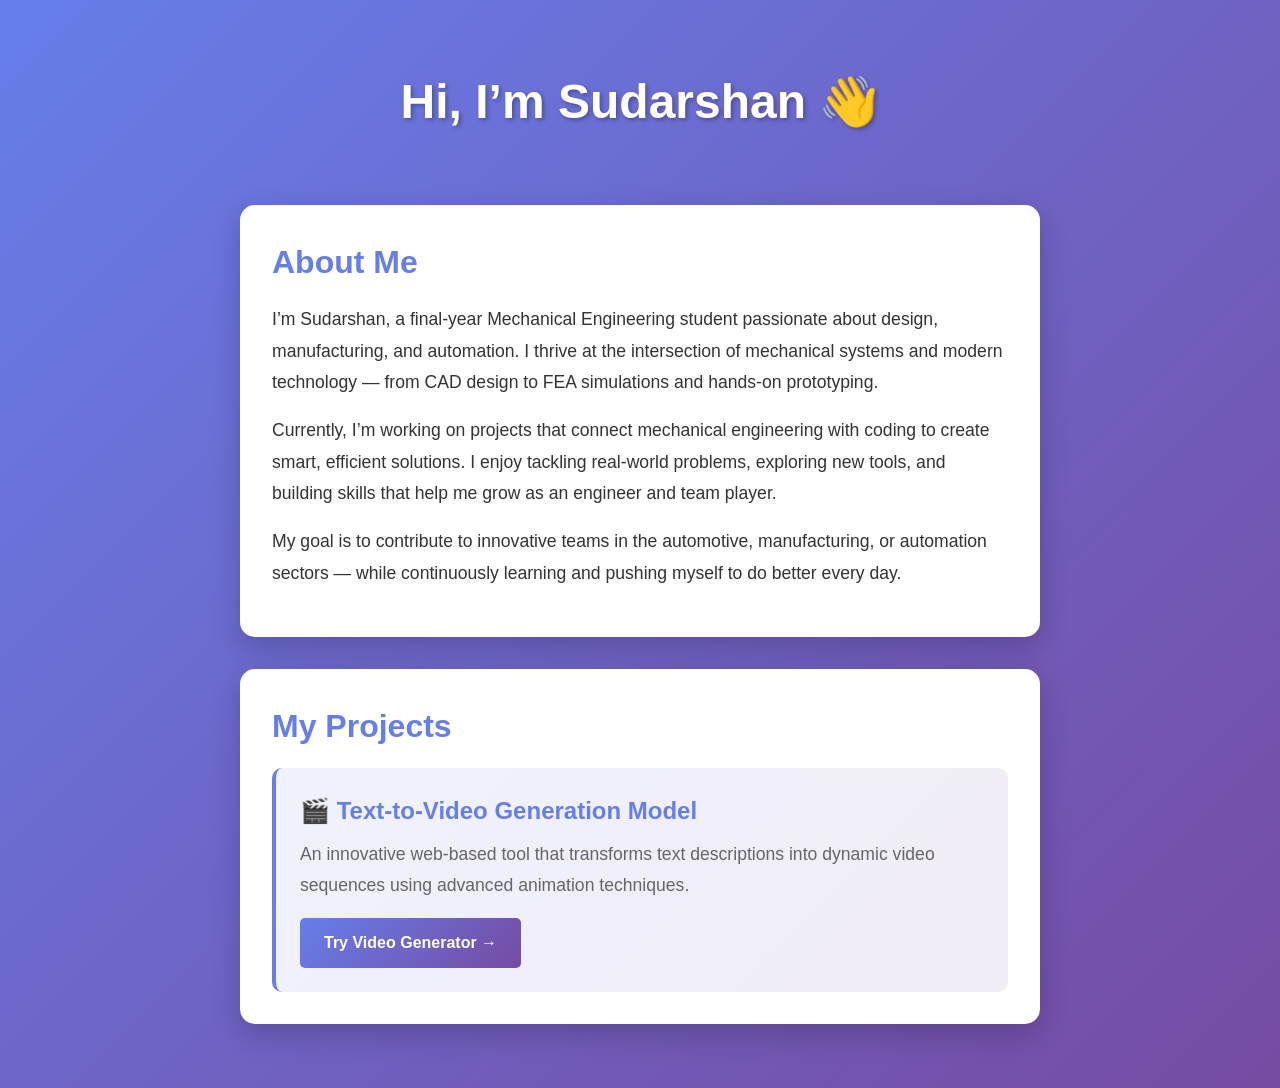
<file: index.html>
<!DOCTYPE html>
<html lang="en">
<head>
  <meta charset="UTF-8" />
  <title>Sudarshan's Portfolio</title>
  <link href="assets/css/style.css" rel="stylesheet">
</head>
<body>
  <!-- Hero Section -->
  <header>
    <h1>Hi, I’m Sudarshan 👋</h1>
  </header>

  <!-- About Section -->
  <section id="about" class="about">
    <h2>About Me</h2>
    <p>I’m Sudarshan, a final-year Mechanical Engineering student passionate about design, manufacturing, and automation.
    I thrive at the intersection of mechanical systems and modern technology — from CAD design to FEA simulations and hands-on prototyping.</p>
    <p>Currently, I’m working on projects that connect mechanical engineering with coding to create smart, efficient solutions.
    I enjoy tackling real-world problems, exploring new tools, and building skills that help me grow as an engineer and team player.</p>
    <p>My goal is to contribute to innovative teams in the automotive, manufacturing, or automation sectors — while continuously learning and pushing myself to do better every day.</p>
  </section>

  <!-- Projects Section -->
  <section id="projects" class="projects">
    <h2>My Projects</h2>
    <div class="project-card">
      <h3>🎬 Text-to-Video Generation Model</h3>
      <p>An innovative web-based tool that transforms text descriptions into dynamic video sequences using advanced animation techniques.</p>
      <a href="video-generator.html" class="project-link">Try Video Generator →</a>
    </div>
  </section>

  <script src="assets/js/main.js"></script>
</body>
</html>
</file>
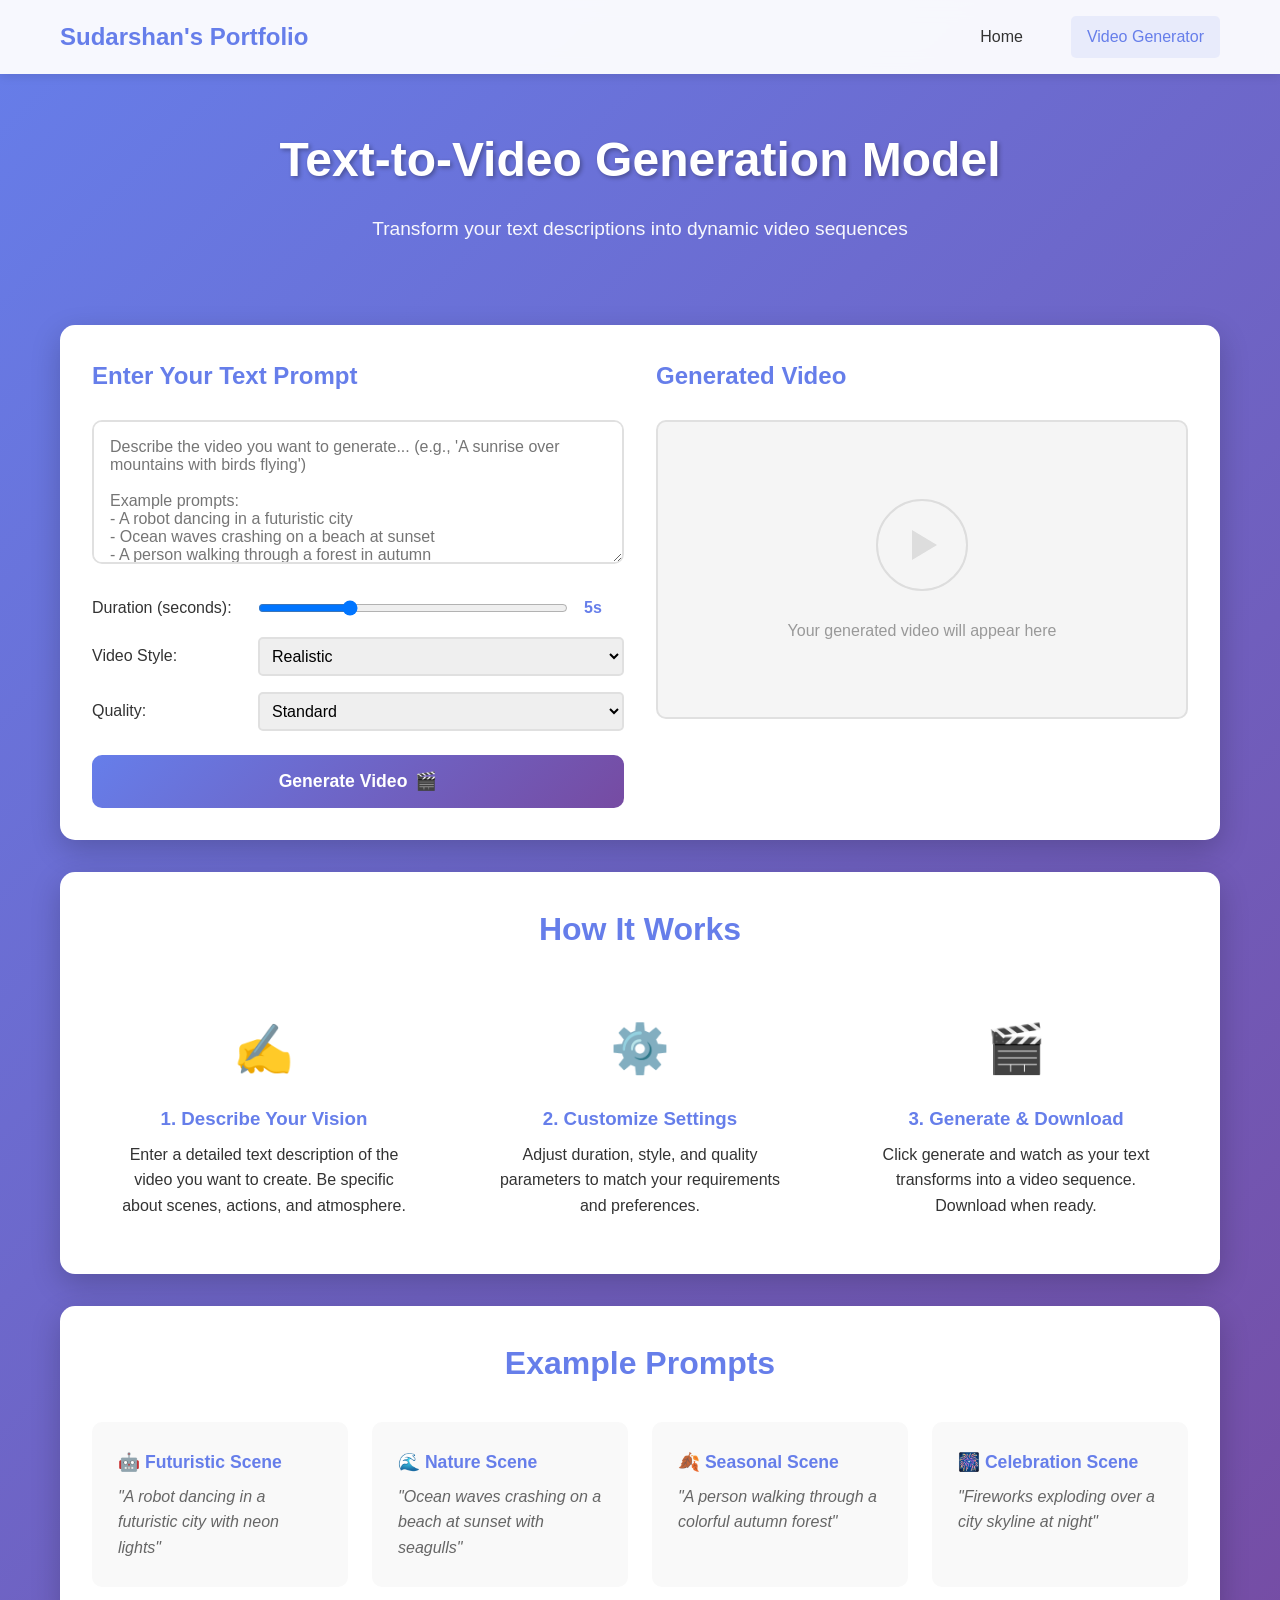
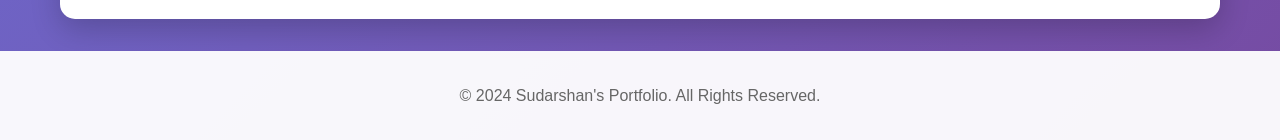
<file: video-generator.html>
<!DOCTYPE html>
<html lang="en">
<head>
  <meta charset="UTF-8">
  <meta name="viewport" content="width=device-width, initial-scale=1.0">
  <title>Text-to-Video Generator - Sudarshan's Portfolio</title>
  <link href="assets/css/video-generator.css" rel="stylesheet">
</head>
<body>
  <header>
    <nav>
      <a href="index.html" class="logo">Sudarshan's Portfolio</a>
      <div class="nav-links">
        <a href="index.html">Home</a>
        <a href="video-generator.html" class="active">Video Generator</a>
      </div>
    </nav>
  </header>

  <main>
    <div class="container">
      <section class="hero-section">
        <h1>Text-to-Video Generation Model</h1>
        <p class="subtitle">Transform your text descriptions into dynamic video sequences</p>
      </section>

      <section class="generator-section">
        <div class="input-area">
          <h2>Enter Your Text Prompt</h2>
          <textarea 
            id="textPrompt" 
            placeholder="Describe the video you want to generate... (e.g., 'A sunrise over mountains with birds flying')&#10;&#10;Example prompts:&#10;- A robot dancing in a futuristic city&#10;- Ocean waves crashing on a beach at sunset&#10;- A person walking through a forest in autumn"
            rows="6"
          ></textarea>
          
          <div class="controls">
            <div class="control-group">
              <label for="duration">Duration (seconds):</label>
              <input type="range" id="duration" min="3" max="10" value="5" step="1">
              <span id="durationValue">5s</span>
            </div>
            
            <div class="control-group">
              <label for="style">Video Style:</label>
              <select id="style">
                <option value="realistic">Realistic</option>
                <option value="animated">Animated</option>
                <option value="cinematic">Cinematic</option>
                <option value="abstract">Abstract</option>
              </select>
            </div>
            
            <div class="control-group">
              <label for="quality">Quality:</label>
              <select id="quality">
                <option value="draft">Draft (Fast)</option>
                <option value="standard" selected>Standard</option>
                <option value="high">High (Slow)</option>
              </select>
            </div>
          </div>

          <button id="generateBtn" class="generate-btn">
            <span class="btn-text">Generate Video</span>
            <span class="btn-icon">🎬</span>
          </button>
        </div>

        <div class="output-area">
          <h2>Generated Video</h2>
          <div id="videoPreview" class="video-preview">
            <div class="placeholder">
              <svg width="100" height="100" viewBox="0 0 100 100" fill="none" xmlns="http://www.w3.org/2000/svg">
                <circle cx="50" cy="50" r="45" stroke="currentColor" stroke-width="2" fill="none"/>
                <path d="M40 35 L40 65 L65 50 Z" fill="currentColor"/>
              </svg>
              <p>Your generated video will appear here</p>
            </div>
          </div>
          
          <div id="loadingIndicator" class="loading-indicator" style="display: none;">
            <div class="spinner"></div>
            <p>Generating your video...</p>
            <div class="progress-bar">
              <div class="progress-fill" id="progressFill"></div>
            </div>
            <p id="statusText" class="status-text">Initializing...</p>
          </div>

          <div id="videoInfo" class="video-info" style="display: none;">
            <h3>Video Information</h3>
            <ul>
              <li><strong>Prompt:</strong> <span id="infoPrompt"></span></li>
              <li><strong>Duration:</strong> <span id="infoDuration"></span></li>
              <li><strong>Style:</strong> <span id="infoStyle"></span></li>
              <li><strong>Quality:</strong> <span id="infoQuality"></span></li>
            </ul>
            <button id="downloadBtn" class="download-btn">Download Video</button>
          </div>
        </div>
      </section>

      <section class="info-section">
        <h2>How It Works</h2>
        <div class="info-grid">
          <div class="info-card">
            <div class="icon">✍️</div>
            <h3>1. Describe Your Vision</h3>
            <p>Enter a detailed text description of the video you want to create. Be specific about scenes, actions, and atmosphere.</p>
          </div>
          <div class="info-card">
            <div class="icon">⚙️</div>
            <h3>2. Customize Settings</h3>
            <p>Adjust duration, style, and quality parameters to match your requirements and preferences.</p>
          </div>
          <div class="info-card">
            <div class="icon">🎬</div>
            <h3>3. Generate & Download</h3>
            <p>Click generate and watch as your text transforms into a video sequence. Download when ready.</p>
          </div>
        </div>
      </section>

      <section class="examples-section">
        <h2>Example Prompts</h2>
        <div class="examples-grid">
          <div class="example-card" data-prompt="A robot dancing in a futuristic city with neon lights">
            <h4>🤖 Futuristic Scene</h4>
            <p>"A robot dancing in a futuristic city with neon lights"</p>
          </div>
          <div class="example-card" data-prompt="Ocean waves crashing on a beach at sunset with seagulls">
            <h4>🌊 Nature Scene</h4>
            <p>"Ocean waves crashing on a beach at sunset with seagulls"</p>
          </div>
          <div class="example-card" data-prompt="A person walking through a colorful autumn forest">
            <h4>🍂 Seasonal Scene</h4>
            <p>"A person walking through a colorful autumn forest"</p>
          </div>
          <div class="example-card" data-prompt="Fireworks exploding over a city skyline at night">
            <h4>🎆 Celebration Scene</h4>
            <p>"Fireworks exploding over a city skyline at night"</p>
          </div>
        </div>
      </section>
    </div>
  </main>

  <footer>
    <p>&copy; 2024 Sudarshan's Portfolio. All Rights Reserved.</p>
  </footer>

  <script src="assets/js/video-generator.js"></script>
</body>
</html>
</file>
<file: assets/css/style.css>
/* Basic styles for index.html */
* {
  margin: 0;
  padding: 0;
  box-sizing: border-box;
}

body {
  font-family: 'Segoe UI', Tahoma, Geneva, Verdana, sans-serif;
  line-height: 1.6;
  color: #333;
  background: linear-gradient(135deg, #667eea 0%, #764ba2 100%);
  min-height: 100vh;
  padding: 2rem;
}

header {
  text-align: center;
  color: white;
  padding: 2rem 0;
  margin-bottom: 2rem;
}

header h1 {
  font-size: 3rem;
  text-shadow: 2px 2px 4px rgba(0, 0, 0, 0.3);
}

section {
  max-width: 800px;
  margin: 0 auto 2rem;
  background: white;
  padding: 2rem;
  border-radius: 15px;
  box-shadow: 0 10px 30px rgba(0, 0, 0, 0.2);
}

section h2 {
  color: #667eea;
  margin-bottom: 1rem;
  font-size: 2rem;
}

section p {
  margin-bottom: 1rem;
  font-size: 1.1rem;
  line-height: 1.8;
}

/* Projects Section */
.projects {
  background: white;
}

.project-card {
  padding: 1.5rem;
  background: linear-gradient(135deg, rgba(102, 126, 234, 0.1) 0%, rgba(118, 75, 162, 0.1) 100%);
  border-radius: 10px;
  border-left: 4px solid #667eea;
  transition: transform 0.3s, box-shadow 0.3s;
}

.project-card:hover {
  transform: translateY(-5px);
  box-shadow: 0 5px 15px rgba(102, 126, 234, 0.3);
}

.project-card h3 {
  color: #667eea;
  margin-bottom: 0.5rem;
  font-size: 1.5rem;
}

.project-card p {
  margin-bottom: 1rem;
  color: #666;
}

.project-link {
  display: inline-block;
  padding: 0.75rem 1.5rem;
  background: linear-gradient(135deg, #667eea 0%, #764ba2 100%);
  color: white;
  text-decoration: none;
  border-radius: 5px;
  font-weight: bold;
  transition: transform 0.2s, box-shadow 0.2s;
}

.project-link:hover {
  transform: translateY(-2px);
  box-shadow: 0 5px 15px rgba(102, 126, 234, 0.4);
}

/* Responsive Design */
@media (max-width: 768px) {
  header h1 {
    font-size: 2rem;
  }

  section {
    padding: 1.5rem;
  }

  section h2 {
    font-size: 1.5rem;
  }

  section p {
    font-size: 1rem;
  }
}
</file>
<file: assets/css/video-generator.css>
/* Reset and Base Styles */
* {
  margin: 0;
  padding: 0;
  box-sizing: border-box;
}

body {
  font-family: 'Segoe UI', Tahoma, Geneva, Verdana, sans-serif;
  line-height: 1.6;
  color: #333;
  background: linear-gradient(135deg, #667eea 0%, #764ba2 100%);
  min-height: 100vh;
}

.container {
  max-width: 1200px;
  margin: 0 auto;
  padding: 0 20px;
}

/* Header Styles */
header {
  background: rgba(255, 255, 255, 0.95);
  backdrop-filter: blur(10px);
  box-shadow: 0 2px 10px rgba(0, 0, 0, 0.1);
  position: sticky;
  top: 0;
  z-index: 1000;
}

nav {
  max-width: 1200px;
  margin: 0 auto;
  display: flex;
  justify-content: space-between;
  align-items: center;
  padding: 1rem 20px;
}

.logo {
  font-size: 1.5rem;
  font-weight: bold;
  color: #667eea;
  text-decoration: none;
  transition: color 0.3s;
}

.logo:hover {
  color: #764ba2;
}

.nav-links {
  display: flex;
  gap: 2rem;
}

.nav-links a {
  color: #333;
  text-decoration: none;
  font-weight: 500;
  transition: color 0.3s;
  padding: 0.5rem 1rem;
  border-radius: 5px;
}

.nav-links a:hover,
.nav-links a.active {
  color: #667eea;
  background: rgba(102, 126, 234, 0.1);
}

/* Hero Section */
.hero-section {
  text-align: center;
  padding: 3rem 0;
  color: white;
}

.hero-section h1 {
  font-size: 3rem;
  margin-bottom: 1rem;
  text-shadow: 2px 2px 4px rgba(0, 0, 0, 0.3);
}

.subtitle {
  font-size: 1.2rem;
  opacity: 0.95;
}

/* Generator Section */
.generator-section {
  background: white;
  border-radius: 15px;
  padding: 2rem;
  margin: 2rem 0;
  box-shadow: 0 10px 30px rgba(0, 0, 0, 0.2);
  display: grid;
  grid-template-columns: 1fr 1fr;
  gap: 2rem;
}

.input-area h2,
.output-area h2 {
  color: #667eea;
  margin-bottom: 1.5rem;
  font-size: 1.5rem;
}

/* Text Input */
#textPrompt {
  width: 100%;
  padding: 1rem;
  border: 2px solid #e0e0e0;
  border-radius: 10px;
  font-size: 1rem;
  resize: vertical;
  transition: border-color 0.3s;
  font-family: inherit;
}

#textPrompt:focus {
  outline: none;
  border-color: #667eea;
}

/* Controls */
.controls {
  margin: 1.5rem 0;
  display: flex;
  flex-direction: column;
  gap: 1rem;
}

.control-group {
  display: flex;
  align-items: center;
  gap: 1rem;
}

.control-group label {
  font-weight: 500;
  min-width: 150px;
}

#duration {
  flex: 1;
  cursor: pointer;
}

#durationValue {
  min-width: 40px;
  font-weight: bold;
  color: #667eea;
}

select {
  flex: 1;
  padding: 0.5rem;
  border: 2px solid #e0e0e0;
  border-radius: 5px;
  font-size: 1rem;
  cursor: pointer;
  transition: border-color 0.3s;
}

select:focus {
  outline: none;
  border-color: #667eea;
}

/* Generate Button */
.generate-btn {
  width: 100%;
  padding: 1rem 2rem;
  background: linear-gradient(135deg, #667eea 0%, #764ba2 100%);
  color: white;
  border: none;
  border-radius: 10px;
  font-size: 1.1rem;
  font-weight: bold;
  cursor: pointer;
  transition: transform 0.2s, box-shadow 0.2s;
  display: flex;
  align-items: center;
  justify-content: center;
  gap: 0.5rem;
  margin-top: 1rem;
}

.generate-btn:hover {
  transform: translateY(-2px);
  box-shadow: 0 5px 15px rgba(102, 126, 234, 0.4);
}

.generate-btn:active {
  transform: translateY(0);
}

.generate-btn:disabled {
  opacity: 0.6;
  cursor: not-allowed;
  transform: none;
}

/* Video Preview */
.video-preview {
  width: 100%;
  aspect-ratio: 16/9;
  background: #f5f5f5;
  border-radius: 10px;
  display: flex;
  align-items: center;
  justify-content: center;
  overflow: hidden;
  border: 2px solid #e0e0e0;
}

.video-preview .placeholder {
  text-align: center;
  color: #999;
}

.video-preview .placeholder svg {
  color: #ddd;
  margin-bottom: 1rem;
}

.video-preview video,
.video-preview canvas {
  width: 100%;
  height: 100%;
  object-fit: cover;
}

/* Loading Indicator */
.loading-indicator {
  text-align: center;
  padding: 2rem;
}

.spinner {
  width: 50px;
  height: 50px;
  border: 4px solid #f3f3f3;
  border-top: 4px solid #667eea;
  border-radius: 50%;
  animation: spin 1s linear infinite;
  margin: 0 auto 1rem;
}

@keyframes spin {
  0% { transform: rotate(0deg); }
  100% { transform: rotate(360deg); }
}

.progress-bar {
  width: 100%;
  height: 20px;
  background: #f0f0f0;
  border-radius: 10px;
  overflow: hidden;
  margin: 1rem 0;
}

.progress-fill {
  height: 100%;
  background: linear-gradient(90deg, #667eea 0%, #764ba2 100%);
  width: 0%;
  transition: width 0.3s;
}

.status-text {
  color: #667eea;
  font-weight: 500;
  margin-top: 0.5rem;
}

/* Video Info */
.video-info {
  margin-top: 1.5rem;
  padding: 1.5rem;
  background: #f9f9f9;
  border-radius: 10px;
}

.video-info h3 {
  color: #667eea;
  margin-bottom: 1rem;
}

.video-info ul {
  list-style: none;
  margin-bottom: 1rem;
}

.video-info li {
  padding: 0.5rem 0;
  border-bottom: 1px solid #e0e0e0;
}

.video-info li:last-child {
  border-bottom: none;
}

.download-btn {
  width: 100%;
  padding: 0.75rem;
  background: #4CAF50;
  color: white;
  border: none;
  border-radius: 5px;
  font-size: 1rem;
  font-weight: bold;
  cursor: pointer;
  transition: background 0.3s;
}

.download-btn:hover {
  background: #45a049;
}

/* Info Section */
.info-section {
  background: white;
  border-radius: 15px;
  padding: 2rem;
  margin: 2rem 0;
  box-shadow: 0 10px 30px rgba(0, 0, 0, 0.2);
}

.info-section h2 {
  text-align: center;
  color: #667eea;
  margin-bottom: 2rem;
  font-size: 2rem;
}

.info-grid {
  display: grid;
  grid-template-columns: repeat(auto-fit, minmax(250px, 1fr));
  gap: 2rem;
}

.info-card {
  text-align: center;
  padding: 1.5rem;
  border-radius: 10px;
  transition: transform 0.3s;
}

.info-card:hover {
  transform: translateY(-5px);
}

.info-card .icon {
  font-size: 3rem;
  margin-bottom: 1rem;
}

.info-card h3 {
  color: #667eea;
  margin-bottom: 0.5rem;
}

/* Examples Section */
.examples-section {
  background: white;
  border-radius: 15px;
  padding: 2rem;
  margin: 2rem 0;
  box-shadow: 0 10px 30px rgba(0, 0, 0, 0.2);
}

.examples-section h2 {
  text-align: center;
  color: #667eea;
  margin-bottom: 2rem;
  font-size: 2rem;
}

.examples-grid {
  display: grid;
  grid-template-columns: repeat(auto-fit, minmax(250px, 1fr));
  gap: 1.5rem;
}

.example-card {
  padding: 1.5rem;
  background: #f9f9f9;
  border-radius: 10px;
  cursor: pointer;
  transition: all 0.3s;
  border: 2px solid transparent;
}

.example-card:hover {
  background: rgba(102, 126, 234, 0.1);
  border-color: #667eea;
  transform: translateY(-3px);
}

.example-card h4 {
  color: #667eea;
  margin-bottom: 0.5rem;
  font-size: 1.1rem;
}

.example-card p {
  color: #666;
  font-style: italic;
}

/* Footer */
footer {
  background: rgba(255, 255, 255, 0.95);
  text-align: center;
  padding: 2rem;
  margin-top: 2rem;
  color: #666;
}

/* Responsive Design */
@media (max-width: 768px) {
  .hero-section h1 {
    font-size: 2rem;
  }

  .generator-section {
    grid-template-columns: 1fr;
  }

  .nav-links {
    gap: 1rem;
  }

  .control-group {
    flex-direction: column;
    align-items: flex-start;
  }

  .control-group label {
    min-width: auto;
  }

  select,
  #duration {
    width: 100%;
  }
}
</file>
